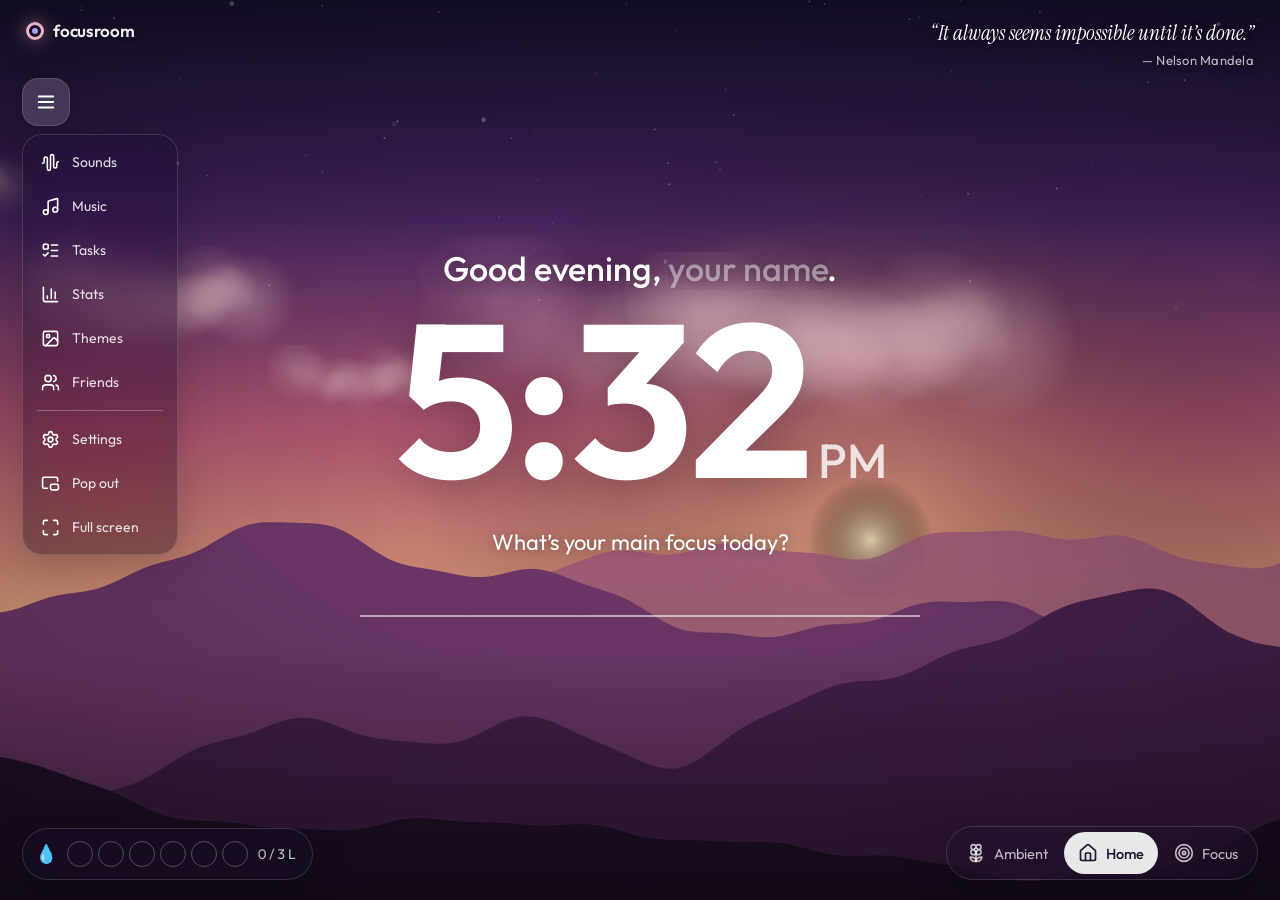
<file: index.html>
<!doctype html>
<html lang="en">
<head>
  <meta charset="utf-8">
  <meta name="viewport" content="width=device-width, initial-scale=1, viewport-fit=cover">
  <title>focusroom</title>
  <meta name="description" content="A calm, aesthetic focus dashboard: Pomodoro timer, tasks, ambient sounds and animated scenes, with a private study room and voice call for you and up to three friends.">
  <meta http-equiv="Content-Security-Policy" content="default-src 'self'; script-src 'self' https://accounts.google.com/gsi/client; worker-src 'self' blob:; style-src 'self' 'unsafe-inline' https://accounts.google.com/gsi/style; img-src 'self' data: https:; font-src 'self'; connect-src 'self' https://0.peerjs.com wss://0.peerjs.com https://www.googleapis.com https://accounts.google.com/gsi/; frame-src https://www.youtube-nocookie.com https://open.spotify.com https://accounts.google.com/gsi/; media-src 'self' https://assets.mixkit.co; object-src 'none'; base-uri 'none'; form-action 'none'">
  <meta name="theme-color" content="#1c1433">
  <meta property="og:title" content="focusroom — study together">
  <meta property="og:description" content="Aesthetic focus timer with ambient sounds, scenes, tasks and a shared room and voice call for you and your friends.">
  <link rel="icon" href="favicon.svg" type="image/svg+xml">
  <link rel="apple-touch-icon" href="icons/apple-touch-icon.png">
  <link rel="manifest" href="manifest.webmanifest">
  <link rel="stylesheet" href="fonts/fonts.css">
  <link rel="stylesheet" href="css/style.css?v=20261121e">
</head>
<body class="mode-home">
  <div id="bg" aria-hidden="true">
    <div id="scene-img"></div>
    <div id="scene-vid"></div>
    <canvas id="scene-canvas"></canvas>
    <canvas id="scene-fx"></canvas>
    <div id="bg-shade"></div>
  </div>
  <div id="floaters" aria-hidden="true"></div>

  <header id="top">
    <div class="brand"><span class="brand-mark"></span><span class="brand-name">focusroom</span></div>
    <button id="friend-chip" class="glass chip" hidden></button>
    <div id="call-bar" class="glass call-bar" role="group" aria-label="Voice call" hidden></div>
    <div id="top-right">
      <blockquote id="quote" class="quote" title="Click to show it big" tabindex="0" role="button">
        <p id="quote-text"></p>
        <cite id="quote-author"></cite>
      </blockquote>
      <button id="mini-timer" class="glass mini-timer" title="Open focus mode">
        <span id="mini-phase">Focus</span><b id="mini-time">25:00</b><span id="mini-eta" class="mini-eta" hidden></span>
      </button>
    </div>
  </header>

  <main id="stage">
    <section id="home-view" class="view" aria-label="Home">
      <p id="greeting" class="greeting"><span id="greet-word">Hello</span>, <input id="greet-name" autocomplete="off" spellcheck="false" maxlength="30" placeholder="your name" aria-label="Your name">.</p>
      <h1 id="clock" class="clock">--:--</h1>
      <div id="main-focus" class="main-focus">
        <label id="mf-label" for="mf-input">What’s your main focus today?</label>
        <input id="mf-input" autocomplete="off" maxlength="140" placeholder="">
        <div id="mf-current" class="mf-current" hidden>
          <button id="mf-check" class="check-btn" title="Mark done"></button>
          <span id="mf-text"></span>
          <span id="mf-time" class="mf-time" title="Time focused on this task"></span>
        </div>
        <div id="mf-next" class="mf-next" hidden>
          <input id="mf-more" autocomplete="off" maxlength="140" placeholder="+ Add another task" aria-label="Add another task">
          <button id="mf-all" class="mf-all" title="See all your tasks">+1 more</button>
        </div>
      </div>
    </section>

    <section id="focus-view" class="view" aria-label="Focus timer">
      <div id="phase-tabs" class="phase-tabs glass" role="tablist">
        <button data-phase="focus" role="tab">Focus</button>
        <button data-phase="short" role="tab">Short break</button>
        <button data-phase="long" role="tab">Long break</button>
      </div>
      <div id="type-label" class="type-label" hidden></div>
      <div id="timer" class="timer" role="timer" aria-live="off">25:00</div>
      <div id="timer-eta" class="timer-eta" title="When this session will end, by your computer's clock" hidden></div>
      <div id="tally" class="tally" aria-label="Sessions this round"></div>
      <div class="timer-controls">
        <button id="t-reset" class="round glass" title="Reset (R)"></button>
        <button id="t-toggle" class="primary" title="Start / pause (Space)">Start</button>
        <button id="t-skip" class="round glass" title="Skip to next (N)"></button>
      </div>
      <button id="focus-task" class="focus-task glass" title="Open tasks">
        <span class="ft-dot"></span><span id="focus-task-text">Pick a task to focus on</span><span id="focus-task-time" class="ft-time"></span>
      </button>
      <div id="sync-badge" class="sync-badge" hidden></div>
    </section>
  </main>

  <aside id="side-nav" class="side-nav">
    <button id="menu-btn" class="menu-btn glass" data-icon="menu" aria-controls="dock" aria-expanded="true" title="Hide menu (\)"></button>
    <nav id="dock" class="dock glass" aria-label="Tools">
      <button data-panel="sounds" data-label="Sounds" data-icon="audio-waveform" title="Ambient sounds (S)"></button>
      <button data-panel="music" data-label="Music" data-icon="music" title="Music (M)"></button>
      <button data-panel="tasks" data-label="Tasks" data-icon="list-todo" title="Tasks (T)"></button>
      <button data-panel="stats" data-label="Stats" data-icon="chart-column" title="Focus stats"></button>
      <button data-panel="themes" data-label="Themes" data-icon="image" title="Themes (B)"></button>
      <button data-panel="room" data-label="Friends" data-icon="users" title="Study room (G)" class="room-btn"><i id="room-dot" class="dot-ind" hidden></i></button>
      <span class="sep"></span>
      <button data-panel="settings" data-label="Settings" data-icon="settings" title="Settings"></button>
      <button id="popout-btn" data-label="Pop out" data-icon="picture-in-picture-2" title="Pop out timer (P)"></button>
      <button id="fullscreen-btn" data-label="Full screen" data-icon="maximize" title="Full screen (F)"></button>
    </nav>
  </aside>

  <footer id="bottom">
    <div id="water" class="water glass" role="group" aria-label="Water today">
      <span class="water-drop" aria-hidden="true">💧</span>
      <div id="water-slots" class="water-slots"></div>
      <span id="water-amt" class="water-amt">0 / 3 L</span>
    </div>
    <div id="mode-switch" class="mode-switch glass" role="tablist" aria-label="Mode">
      <button data-mode="ambient" data-icon="flower-2" title="Ambient (1)"><span>Ambient</span></button>
      <button data-mode="home" data-icon="house" title="Home (2)"><span>Home</span></button>
      <button data-mode="focus" data-icon="target" title="Focus (3)"><span>Focus</span></button>
    </div>
  </footer>

  <div id="panels">
    <section class="panel glass" id="panel-sounds" aria-label="Sounds"></section>
    <section class="panel glass" id="panel-music" aria-label="Music"></section>
    <section class="panel glass" id="panel-tasks" aria-label="Tasks"></section>
    <section class="panel glass" id="panel-stats" aria-label="Stats"></section>
    <section class="panel glass wide" id="panel-themes" aria-label="Themes"></section>
    <section class="panel glass" id="panel-room" aria-label="Study room"></section>
    <section class="panel glass" id="panel-settings" aria-label="Settings"></section>
  </div>

  <div id="toasts" aria-live="polite"></div>

  <script src="vendor/peerjs.min.js" defer></script>
  <script type="module" src="js/app.js?v=20261121e"></script>
</body>
</html>
</file>
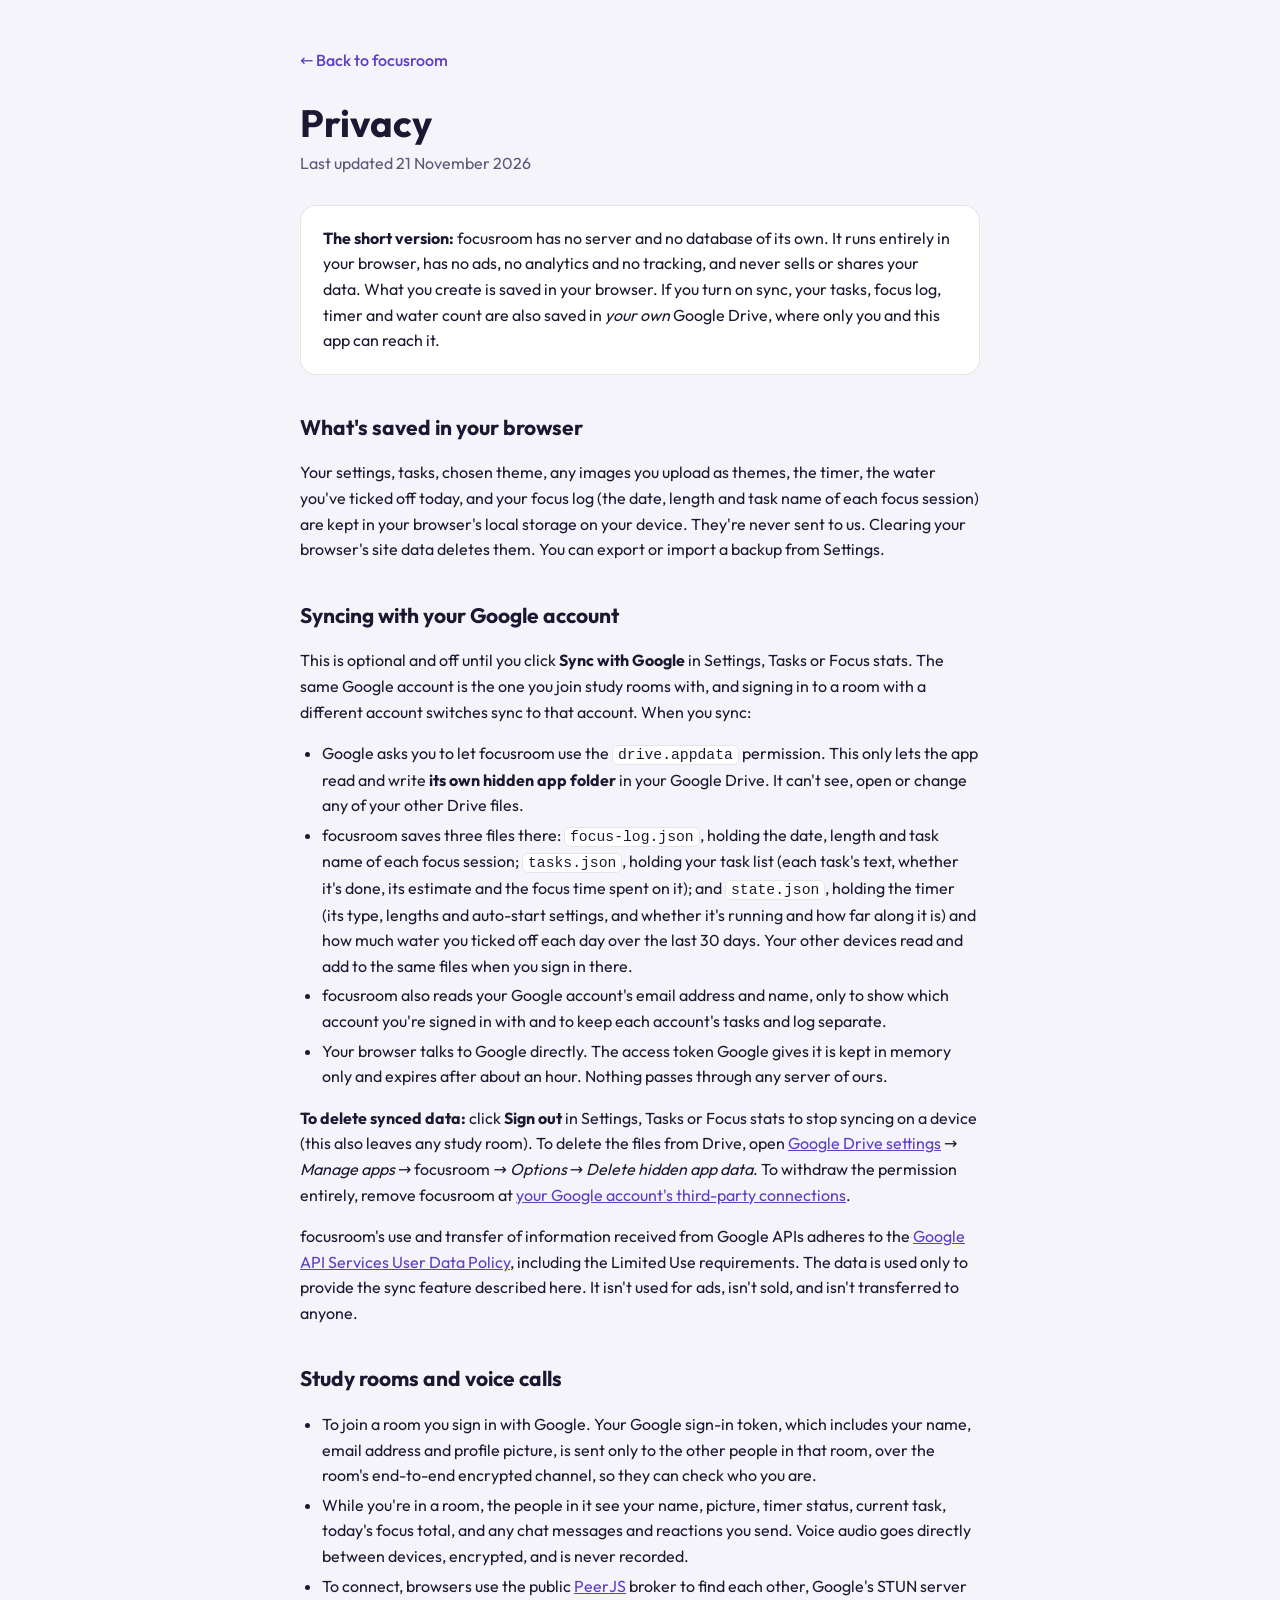
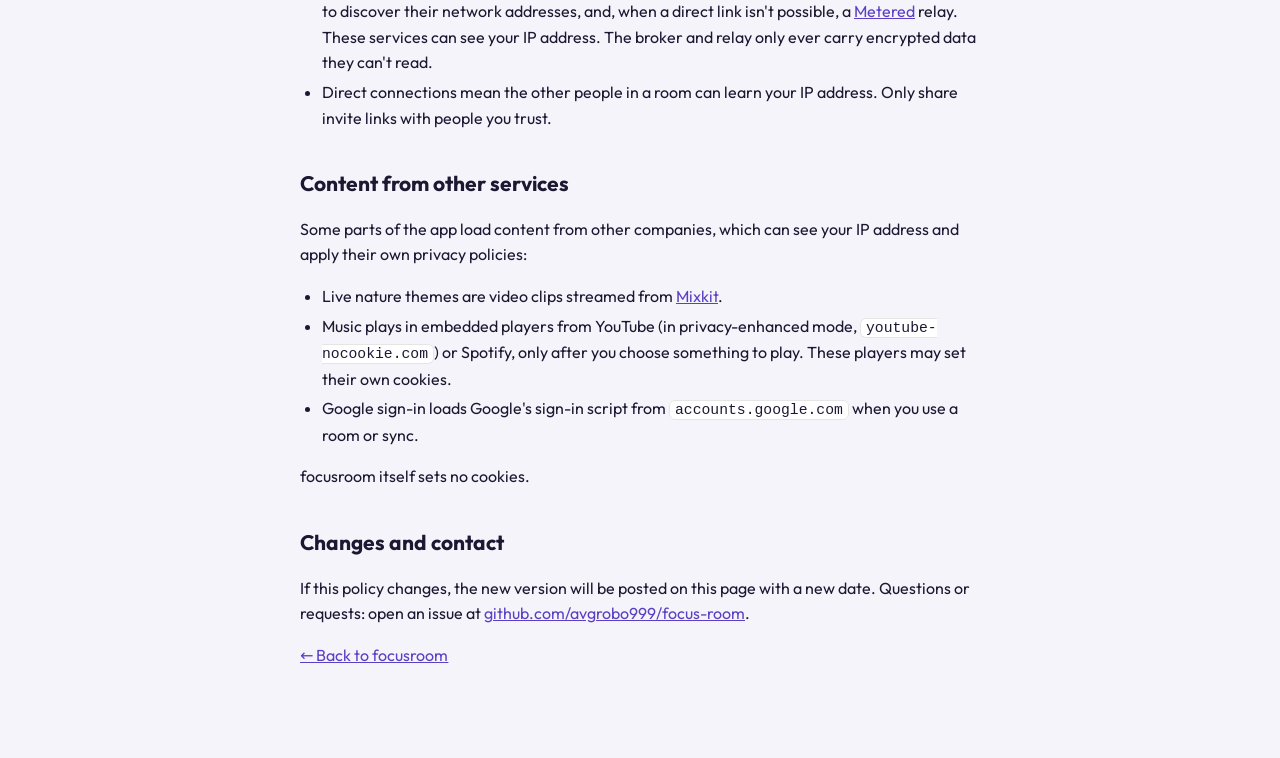
<file: privacy.html>
<!doctype html>
<html lang="en">
<head>
  <meta charset="utf-8">
  <meta name="viewport" content="width=device-width, initial-scale=1">
  <title>Privacy · focusroom</title>
  <meta name="description" content="What focusroom stores, where it goes, and how to delete it.">
  <meta http-equiv="Content-Security-Policy" content="default-src 'none'; style-src 'self' 'unsafe-inline'; font-src 'self'; img-src 'self'; base-uri 'none'; form-action 'none'">
  <link rel="icon" href="favicon.svg" type="image/svg+xml">
  <link rel="stylesheet" href="fonts/fonts.css">
  <style>
    :root { --bg: #17122b; --card: #211a3b; --fg: #f4f1ff; --muted: #b9b1d6; --line: rgba(255,255,255,.1); --accent: #c9b8ff; }
    @media (prefers-color-scheme: light) { :root { --bg: #f6f4fb; --card: #fff; --fg: #1d1832; --muted: #5d5677; --line: rgba(0,0,0,.1); --accent: #5b3fc4; } }
    * { box-sizing: border-box; }
    body { margin: 0; background: var(--bg); color: var(--fg); font: 16px/1.6 'Outfit', system-ui, sans-serif; }
    main { max-width: 720px; margin: 0 auto; padding: 48px 20px 80px; }
    a { color: var(--accent); }
    .back { display: inline-block; margin-bottom: 28px; text-decoration: none; font-weight: 500; }
    h1 { font-size: 38px; line-height: 1.15; margin: 0 0 6px; }
    .date { color: var(--muted); margin: 0 0 28px; }
    h2 { font-size: 21px; margin: 36px 0 8px; }
    p, li { color: var(--fg); }
    ul { padding-left: 22px; }
    li { margin: 4px 0; }
    .short { background: var(--card); border: 1px solid var(--line); border-radius: 16px; padding: 4px 22px; }
    .muted { color: var(--muted); }
    code { font-size: .92em; background: var(--card); border: 1px solid var(--line); border-radius: 6px; padding: 1px 5px; }
  </style>
</head>
<body>
<main>
  <a class="back" href="./">← Back to focusroom</a>
  <h1>Privacy</h1>
  <p class="date">Last updated 21 November 2026</p>

  <div class="short">
    <p><strong>The short version:</strong> focusroom has no server and no database of its own. It runs entirely in your browser, has no ads, no analytics and no tracking, and never sells or shares your data. What you create is saved in your browser. If you turn on sync, your tasks, focus log, timer and water count are also saved in <em>your own</em> Google Drive, where only you and this app can reach it.</p>
  </div>

  <h2>What's saved in your browser</h2>
  <p>Your settings, tasks, chosen theme, any images you upload as themes, the timer, the water you've ticked off today, and your focus log (the date, length and task name of each focus session) are kept in your browser's local storage on your device. They're never sent to us. Clearing your browser's site data deletes them. You can export or import a backup from Settings.</p>

  <h2>Syncing with your Google account</h2>
  <p>This is optional and off until you click <strong>Sync with Google</strong> in Settings, Tasks or Focus stats. The same Google account is the one you join study rooms with, and signing in to a room with a different account switches sync to that account. When you sync:</p>
  <ul>
    <li>Google asks you to let focusroom use the <code>drive.appdata</code> permission. This only lets the app read and write <strong>its own hidden app folder</strong> in your Google Drive. It can't see, open or change any of your other Drive files.</li>
    <li>focusroom saves three files there: <code>focus-log.json</code>, holding the date, length and task name of each focus session; <code>tasks.json</code>, holding your task list (each task's text, whether it's done, its estimate and the focus time spent on it); and <code>state.json</code>, holding the timer (its type, lengths and auto-start settings, and whether it's running and how far along it is) and how much water you ticked off each day over the last 30 days. Your other devices read and add to the same files when you sign in there.</li>
    <li>focusroom also reads your Google account's email address and name, only to show which account you're signed in with and to keep each account's tasks and log separate.</li>
    <li>Your browser talks to Google directly. The access token Google gives it is kept in memory only and expires after about an hour. Nothing passes through any server of ours.</li>
  </ul>
  <p><strong>To delete synced data:</strong> click <strong>Sign out</strong> in Settings, Tasks or Focus stats to stop syncing on a device (this also leaves any study room). To delete the files from Drive, open <a href="https://drive.google.com/drive/settings" rel="noopener">Google Drive settings</a> → <em>Manage apps</em> → focusroom → <em>Options</em> → <em>Delete hidden app data</em>. To withdraw the permission entirely, remove focusroom at <a href="https://myaccount.google.com/connections" rel="noopener">your Google account's third-party connections</a>.</p>
  <p>focusroom's use and transfer of information received from Google APIs adheres to the <a href="https://developers.google.com/terms/api-services-user-data-policy" rel="noopener">Google API Services User Data Policy</a>, including the Limited Use requirements. The data is used only to provide the sync feature described here. It isn't used for ads, isn't sold, and isn't transferred to anyone.</p>

  <h2>Study rooms and voice calls</h2>
  <ul>
    <li>To join a room you sign in with Google. Your Google sign-in token, which includes your name, email address and profile picture, is sent only to the other people in that room, over the room's end-to-end encrypted channel, so they can check who you are.</li>
    <li>While you're in a room, the people in it see your name, picture, timer status, current task, today's focus total, and any chat messages and reactions you send. Voice audio goes directly between devices, encrypted, and is never recorded.</li>
    <li>To connect, browsers use the public <a href="https://peerjs.com" rel="noopener">PeerJS</a> broker to find each other, Google's STUN server to discover their network addresses, and, when a direct link isn't possible, a <a href="https://www.metered.ca" rel="noopener">Metered</a> relay. These services can see your IP address. The broker and relay only ever carry encrypted data they can't read.</li>
    <li>Direct connections mean the other people in a room can learn your IP address. Only share invite links with people you trust.</li>
  </ul>

  <h2>Content from other services</h2>
  <p>Some parts of the app load content from other companies, which can see your IP address and apply their own privacy policies:</p>
  <ul>
    <li>Live nature themes are video clips streamed from <a href="https://mixkit.co" rel="noopener">Mixkit</a>.</li>
    <li>Music plays in embedded players from YouTube (in privacy-enhanced mode, <code>youtube-nocookie.com</code>) or Spotify, only after you choose something to play. These players may set their own cookies.</li>
    <li>Google sign-in loads Google's sign-in script from <code>accounts.google.com</code> when you use a room or sync.</li>
  </ul>
  <p>focusroom itself sets no cookies.</p>

  <h2>Changes and contact</h2>
  <p>If this policy changes, the new version will be posted on this page with a new date. Questions or requests: open an issue at <a href="https://github.com/avgrobo999/focus-room/issues" rel="noopener">github.com/avgrobo999/focus-room</a>.</p>

  <p class="muted"><a href="./">← Back to focusroom</a></p>
</main>
</body>
</html>
</file>
<file: fonts/fonts.css>
@font-face{font-family:'Outfit';font-style:normal;font-display:swap;font-weight:100 900;src:url(outfit.woff2) format('woff2')}
@font-face{font-family:'Instrument Serif';font-style:italic;font-display:swap;font-weight:400;src:url(instrument-serif-italic.woff2) format('woff2')}
</file>
<file: css/style.css>
:root {
  --fg: #fff;
  --muted: rgba(255, 255, 255, 0.72);
  --faint: rgba(255, 255, 255, 0.45);
  --glass: rgba(22, 18, 38, 0.38);
  --glass-strong: rgba(22, 18, 38, 0.62);
  --line: rgba(255, 255, 255, 0.14);
  --line-strong: rgba(255, 255, 255, 0.26);
  --hover: rgba(255, 255, 255, 0.12);
  --accent: #ffc2d4;
  --accent-2: #b9adff;
  --ok: #8ff0c0;
  --radius: 22px;
  --ease: cubic-bezier(.2, .8, .2, 1);
  --font: 'Outfit', ui-sans-serif, system-ui, -apple-system, 'Segoe UI', sans-serif;
  --serif: 'Instrument Serif', ui-serif, Georgia, serif;
  color-scheme: dark;
}

* { box-sizing: border-box; }
html, body { height: 100%; margin: 0; }
body {
  font-family: var(--font);
  color: var(--fg);
  background: #120e22;
  overflow: hidden;
  -webkit-font-smoothing: antialiased;
  user-select: none;
}
button, input, select, textarea { font: inherit; color: inherit; }
button { cursor: pointer; background: none; border: 0; padding: 0; }
input, textarea, [contenteditable] { user-select: text; }
:focus-visible { outline: 2px solid var(--accent); outline-offset: 2px; }
.ic { width: 20px; height: 20px; flex: none; }
[hidden] { display: none !important; }

.glass {
  background: var(--glass);
  border: 1px solid var(--line);
  backdrop-filter: blur(22px) saturate(1.4);
  -webkit-backdrop-filter: blur(22px) saturate(1.4);
  box-shadow: 0 10px 40px rgba(0, 0, 0, 0.18);
}

/* ---------- background ---------- */
#bg { position: fixed; inset: 0; z-index: 0; }
#scene-canvas, #scene-img, #scene-vid, #scene-fx { position: absolute; inset: 0; width: 100%; height: 100%; opacity: 0; transition: opacity 1.2s var(--ease); }
#scene-img { background: center / cover no-repeat; }
#scene-vid { overflow: hidden; background: #000; isolation: isolate; } /* keep the clips' z-index swaps below the meteors and the shade */
#scene-vid video { position: absolute; inset: 0; width: 100%; height: 100%; object-fit: cover; opacity: 0; transition: opacity 1s linear; pointer-events: none; }
#scene-vid video.on { opacity: 1; }
#scene-fx { pointer-events: none; }
#scene-canvas.show, #scene-img.show, #scene-vid.show, #scene-fx.show { opacity: 1; }
#bg-shade {
  position: absolute; inset: 0; pointer-events: none;
  background:
    radial-gradient(ellipse 70% 60% at 50% 45%, rgba(0, 0, 0, 0.05), rgba(0, 0, 0, 0.32)),
    linear-gradient(to bottom, rgba(0, 0, 0, 0.28), transparent 26%, transparent 72%, rgba(0, 0, 0, 0.38));
}
body.tone-light #bg-shade { background: radial-gradient(ellipse 70% 60% at 50% 45%, rgba(0, 0, 0, 0.14), rgba(0, 0, 0, 0.32)), linear-gradient(to bottom, rgba(0, 0, 0, .3), transparent 30%, transparent 70%, rgba(0, 0, 0, .4)); }
body.photo #bg-shade { background: radial-gradient(ellipse 70% 60% at 50% 45%, rgba(0, 0, 0, 0.18), rgba(0, 0, 0, 0.45)), linear-gradient(to bottom, rgba(0, 0, 0, .35), transparent 30%, transparent 70%, rgba(0, 0, 0, .45)); }
body.photo.tone-light #bg-shade { background: radial-gradient(ellipse 70% 60% at 50% 45%, rgba(0, 0, 0, 0.34), rgba(0, 0, 0, 0.55)), linear-gradient(to bottom, rgba(0, 0, 0, .4), transparent 30%, transparent 70%, rgba(0, 0, 0, .5)); }

/* ---------- top bar ---------- */
#top {
  position: fixed; z-index: 5; top: 0; left: 0; right: 0;
  display: flex; align-items: flex-start; justify-content: space-between; gap: 16px;
  padding: max(20px, env(safe-area-inset-top)) 26px 0;
  pointer-events: none;
}
#top > * { pointer-events: auto; }
.brand { display: flex; align-items: center; gap: 9px; font-weight: 600; letter-spacing: -0.01em; font-size: 17px; opacity: .92; text-shadow: 0 1px 8px rgba(0,0,0,.25); }
.brand-mark { width: 18px; height: 18px; border-radius: 50%; border: 3.5px solid var(--accent); box-shadow: inset 0 0 0 3px transparent, 0 0 18px rgba(255, 194, 212, .5); position: relative; }
.brand-mark::after { content: ''; position: absolute; inset: 3px; border-radius: 50%; background: var(--accent-2); }

#top-right { display: flex; flex-direction: column; align-items: flex-end; gap: 12px; max-width: min(420px, 42vw); }
.quote { margin: 0; text-align: right; cursor: pointer; text-shadow: 0 1px 10px rgba(0,0,0,.35); transition: opacity .4s; }
.quote p { margin: 0; font-family: var(--serif); font-style: italic; font-size: 21px; line-height: 1.25; }
.quote cite { display: block; margin-top: 6px; font-style: normal; font-size: 13px; color: var(--muted); letter-spacing: .02em; }
.quote cite::before { content: '— '; }

.mini-timer { display: none; align-items: baseline; gap: 10px; padding: 9px 16px; border-radius: 999px; font-size: 14px; color: var(--muted); }
.mini-timer b { font-size: 20px; color: var(--fg); font-weight: 600; font-variant-numeric: tabular-nums; }

.chip {
  position: absolute; left: 50%; transform: translateX(-50%); top: max(16px, env(safe-area-inset-top));
  display: flex; align-items: center; gap: 10px; padding: 6px 16px 6px 6px; border-radius: 999px; font-size: 14px; white-space: nowrap;
}
.chip .muted { color: var(--muted); }
.chip .live { width: 7px; height: 7px; border-radius: 50%; background: var(--ok); box-shadow: 0 0 8px var(--ok); }

.avatar { width: 34px; height: 34px; border-radius: 50%; display: grid; place-items: center; font-weight: 600; font-size: 15px; background: var(--c, #9b8cff); color: #1a1530; flex: none; }
.avatar.sm { width: 28px; height: 28px; font-size: 13px; }
.avatar.lg { width: 46px; height: 46px; font-size: 19px; }

/* ---------- center stage ---------- */
#stage { position: fixed; inset: 0; z-index: 2; display: grid; place-items: center; pointer-events: none; }
.view {
  grid-area: 1 / 1; display: flex; flex-direction: column; align-items: center; text-align: center;
  opacity: 0; transform: translateY(14px) scale(.985); visibility: hidden;
  transition: opacity .6s var(--ease), transform .6s var(--ease), visibility .6s;
  padding: 0 20px; margin-top: -4vh;
}
.view.show { opacity: 1; transform: none; visibility: visible; pointer-events: auto; }

.greeting { margin: 0 0 4px; font-size: clamp(16px, min(3vw, 4.6vh), 34px); font-weight: 500; text-shadow: 0 2px 16px rgba(0,0,0,.3); }
#greet-name { font: inherit; color: inherit; background: none; border: 0; border-bottom: 1px dashed transparent; padding: 0; margin: 0; outline: none; field-sizing: content; min-width: 2ch; text-shadow: inherit; margin-right: -.08em; }
#greet-name:hover, #greet-name:focus { border-bottom-color: var(--faint); }
#greet-name::placeholder { color: var(--faint); }

.clock, .timer {
  margin: 0; font-weight: 650; line-height: .95; letter-spacing: -0.035em;
  font-size: clamp(44px, min(17vw, 30vh), 236px); font-variant-numeric: tabular-nums;
  text-shadow: 0 4px 40px rgba(0, 0, 0, .25);
}
.clock .ampm { font-size: .22em; font-weight: 500; letter-spacing: 0; margin-left: .2em; opacity: .8; }
.clock .sec { font-size: .3em; font-weight: 500; opacity: .7; letter-spacing: 0; margin-left: .15em; }

.main-focus { margin-top: clamp(8px, 3.6vh, 26px); display: flex; flex-direction: column; align-items: center; gap: 12px; width: min(560px, 90vw); }
.main-focus label { font-size: clamp(14px, min(1.8vw, 3vh), 22px); color: var(--fg); text-shadow: 0 1px 10px rgba(0,0,0,.3); }
#mf-input {
  width: 100%; background: transparent; border: 0; border-bottom: 2px solid rgba(255,255,255,.55);
  text-align: center; font-size: clamp(16px, min(2.2vw, 3.7vh), 28px); padding: 6px 4px; outline: none; transition: border-color .2s;
}
#mf-input:focus { border-bottom-color: #fff; }
.mf-current { display: flex; align-items: center; gap: 14px; font-size: clamp(16px, min(2.2vw, 3.7vh), 28px); font-weight: 500; text-shadow: 0 1px 10px rgba(0,0,0,.3); }
.check-btn { width: 26px; height: 26px; border-radius: 50%; border: 2px solid #fff; flex: none; display: grid; place-items: center; transition: background .2s, transform .2s; }
.check-btn:hover { background: rgba(255,255,255,.2); transform: scale(1.06); }
.check-btn .ic { width: 15px; height: 15px; opacity: 0; transition: opacity .2s; }
.check-btn:hover .ic { opacity: 1; }
.mf-time { font-size: .6em; font-weight: 400; opacity: .8; font-variant-numeric: tabular-nums; }
.mf-time:empty { display: none; }
.mf-next { display: flex; align-items: center; gap: 10px; width: min(360px, 80vw); }
.mf-next[hidden] { display: none; }
#mf-more {
  flex: 1; min-width: 0; background: transparent; border: 0; border-bottom: 1px solid rgba(255,255,255,.35); outline: none;
  text-align: center; font-size: clamp(13px, min(1.5vw, 2.5vh), 17px); padding: 4px; transition: border-color .2s; text-shadow: 0 1px 8px rgba(0,0,0,.35);
}
#mf-more::placeholder { color: rgba(255,255,255,.7); }
#mf-more:focus { border-bottom-color: #fff; }
.mf-all { flex: none; font-size: 13px; padding: 4px 10px; border-radius: 999px; background: rgba(255,255,255,.14); transition: background .2s; }
.mf-all:hover { background: rgba(255,255,255,.26); }

/* focus view */
.phase-tabs { display: flex; gap: 4px; padding: 5px; border-radius: 999px; margin-bottom: clamp(4px, 1.4vh, 10px); }
.phase-tabs button { padding: clamp(5px, 1.1vh, 8px) clamp(12px, 2.5vh, 18px); border-radius: 999px; font-size: clamp(13px, 2.1vh, 15px); color: var(--muted); transition: background .25s, color .25s; }
.phase-tabs button:hover { color: var(--fg); }
.phase-tabs button.active { background: rgba(255,255,255,.9); color: #1a1530; font-weight: 500; }
.type-label { font-size: clamp(14px, 2.5vh, 18px); color: var(--muted); margin-bottom: 6px; }
.timer-eta { min-height: 1.4em; margin-top: 2px; font-size: clamp(12px, min(1.5vw, 2.6vh), 19px); color: rgba(255,255,255,.85); letter-spacing: .02em; font-variant-numeric: tabular-nums; text-shadow: 0 1px 10px rgba(0,0,0,.55); }
.timer-eta[hidden] { display: block; visibility: hidden; } /* keep its row so the controls don't jump on start */
.mini-eta { font-size: 13px; font-variant-numeric: tabular-nums; }
.tally { display: flex; gap: 8px; margin: clamp(4px, 1.4vh, 10px) 0 4px; min-height: 18px; font-size: 15px; }
.tally span { opacity: .3; transition: opacity .3s, transform .3s; }
.tally span.on { opacity: 1; transform: scale(1.1); }
.timer-controls { display: flex; align-items: center; gap: 16px; margin-top: clamp(6px, 2.5vh, 18px); }
.primary {
  min-width: clamp(110px, 21vh, 150px); padding: clamp(9px, 2.1vh, 15px) clamp(22px, 4.7vh, 34px); border-radius: 999px; background: #fff; color: #1a1530;
  font-size: clamp(15px, 2.6vh, 19px); font-weight: 600; letter-spacing: .01em; box-shadow: 0 8px 30px rgba(0,0,0,.2);
  transition: transform .15s, box-shadow .2s;
}
.primary:hover { transform: translateY(-1px); box-shadow: 0 12px 34px rgba(0,0,0,.28); }
.primary:active { transform: scale(.98); }
.round { width: clamp(38px, 7vh, 50px); height: clamp(38px, 7vh, 50px); border-radius: 50%; display: grid; place-items: center; transition: background .2s; }
.round:hover { background: var(--hover); }
.focus-task { margin-top: clamp(8px, 3.9vh, 28px); display: flex; align-items: center; gap: 10px; padding: clamp(6px, 1.4vh, 10px) 20px; border-radius: 999px; font-size: clamp(14px, 2.2vh, 16px); max-width: min(520px, 88vw); }
#focus-task-text { min-width: 0; overflow: hidden; text-overflow: ellipsis; white-space: nowrap; }
.ft-time { flex: none; font-size: .88em; color: var(--muted); font-variant-numeric: tabular-nums; }
.ft-time:empty { display: none; }
.ft-time::before { content: '·'; margin-right: 8px; }
.ft-dot { width: 8px; height: 8px; border-radius: 50%; background: var(--accent); flex: none; box-shadow: 0 0 10px var(--accent); }
.sync-badge { margin-top: 14px; display: flex; align-items: center; gap: 8px; font-size: 14px; color: var(--muted); }
.sync-badge .ic { width: 16px; height: 16px; }

/* modes */
body.mode-home #home-view, body.mode-focus #focus-view { /* toggled by JS too */ }
body.mode-ambient .quote, body.mode-ambient .brand { opacity: 0; pointer-events: none; }
body.mode-ambient .mini-timer, body.show-mini .mini-timer { display: flex; }
body.mode-focus .quote p { font-size: 18px; }

/* ---------- bottom bar ---------- */
#bottom {
  position: fixed; z-index: 6; left: 0; right: 0; bottom: 0;
  display: flex; align-items: flex-end; justify-content: space-between; gap: 12px;
  padding: 0 22px max(20px, env(safe-area-inset-bottom));
  pointer-events: none; transition: opacity .6s var(--ease);
}
#bottom > * { pointer-events: auto; }
#bottom { justify-content: flex-end; }

/* ---------- the menu on the left (sounds, music, tasks…): a hamburger opens and closes it ---------- */
:root { --nav-top: 78px; --nav-left: 22px; --nav-w: 156px; --menu-w: 48px; }
.side-nav {
  position: fixed; z-index: 6; left: var(--nav-left); top: var(--nav-top);
  display: flex; flex-direction: column; align-items: flex-start; gap: 8px;
  transition: opacity .6s var(--ease);
}
.menu-btn { position: relative; width: var(--menu-w); height: var(--menu-w); border-radius: 16px; display: grid; place-items: center; color: var(--fg); transition: background .2s, transform .15s; }
.menu-btn:hover { background: var(--hover); }
.menu-btn:active { transform: scale(.96); }
.menu-btn .ic { width: 22px; height: 22px; }
body.nav-open .menu-btn { background: rgba(255,255,255,.16); }
/* a call or chat waiting while the menu is closed: show it on the hamburger */
body:not(.nav-open) .menu-btn:has(~ .dock #room-dot:not([hidden]))::after {
  content: ''; position: absolute; top: 7px; right: 7px; width: 9px; height: 9px; border-radius: 50%; background: var(--ok); box-shadow: 0 0 0 2px rgba(20,16,36,.8);
}
body:not(.nav-open) .menu-btn:has(~ .dock #room-dot.unread:not([hidden]))::after { background: #ff7a9c; }
.dock {
  display: flex; flex-direction: column; align-items: stretch; gap: 2px; padding: 6px; border-radius: 20px; width: var(--nav-w);
  max-height: calc(100dvh - var(--nav-top) - var(--menu-w) - 40px); overflow-y: auto; overscroll-behavior: contain; scrollbar-width: none;
  transform-origin: top left; transition: opacity .25s var(--ease), transform .3s var(--ease), visibility .3s;
}
body:not(.nav-open) .dock { opacity: 0; visibility: hidden; transform: translateY(-8px) scale(.97); pointer-events: none; }
.dock button { position: relative; flex: none; height: 42px; padding: 0 12px; border-radius: 13px; display: flex; align-items: center; gap: 12px; color: var(--fg); text-align: left; transition: background .2s, transform .15s; }
.dock button .ic { width: 19px; height: 19px; flex: none; }
.dock button .lbl { font-size: 14px; line-height: 1; color: var(--fg); opacity: .86; white-space: nowrap; transition: opacity .2s; }
.dock button:hover { background: var(--hover); }
.dock button:hover .lbl { opacity: 1; }
.dock button.active { background: rgba(255,255,255,.88); color: #1a1530; }
.dock button.active .lbl { color: #1a1530; opacity: 1; }
.dock .sep { flex: none; height: 1px; background: var(--line-strong); margin: 5px 8px; }
.dot-ind { position: absolute; top: 50%; right: 12px; margin-top: -4.5px; width: 9px; height: 9px; border-radius: 50%; background: var(--ok); box-shadow: 0 0 0 2px rgba(20,16,36,.8); }
.dot-ind.unread { background: #ff7a9c; }

.mode-switch { display: flex; gap: 2px; padding: 5px; border-radius: 999px; }
.mode-switch button { display: flex; align-items: center; gap: 8px; height: 42px; padding: 0 14px; border-radius: 999px; color: var(--muted); transition: background .25s, color .25s, padding .25s; }
.mode-switch button span { font-size: 14.5px; }
.mode-switch button:hover { color: var(--fg); }
.mode-switch button.active { background: rgba(255,255,255,.9); color: #1a1530; font-weight: 500; }

/* ---------- water bar (bottom left): six 500 ml bottles to tick off, 3 L a day ---------- */
.water { position: relative; overflow: hidden; margin-right: auto; display: flex; align-items: center; gap: 10px; height: 52px; padding: 0 16px 0 12px; border-radius: 999px; }
.water::before { content: ''; position: absolute; inset: 0; width: var(--pct, 0%); background: linear-gradient(90deg, rgba(98,191,248,.28), rgba(98,191,248,.5)); transition: width .6s var(--ease); pointer-events: none; }
.water > * { position: relative; }
.water-drop { font-size: 18px; line-height: 1; }
.water-slots { display: flex; gap: 5px; }
.water-slot { width: 26px; height: 26px; border-radius: 50%; display: grid; place-items: center; border: 1.5px solid var(--line-strong); color: transparent; transition: background .25s, border-color .25s, transform .15s; }
.water-slot svg { width: 14px; height: 14px; }
.water-slot:hover { border-color: #fff; background: var(--hover); color: var(--faint); }
.water-slot:active { transform: scale(.9); }
.water-slot.on { background: #62bff8; border-color: #62bff8; color: #0d2b45; }
.water.full .water-slot.on { background: var(--ok); border-color: var(--ok); }
.water-amt { font-size: 14px; color: var(--muted); font-variant-numeric: tabular-nums; white-space: nowrap; }
.water.full .water-amt { color: var(--fg); }
.dock { max-height: calc(100dvh - var(--nav-top) - var(--menu-w) - 100px); } /* stays clear of the water bar */
@media (max-width: 760px) {
  /* phones: the bottom row is taken, so it sits just above it on the right */
  .water { position: fixed; right: 10px; bottom: calc(62px + env(safe-area-inset-bottom)); margin: 0; height: 40px; gap: 7px; padding: 0 12px 0 9px; }
  .water-slot { width: 22px; height: 22px; }
  .water-slot svg { width: 12px; height: 12px; }
  .water-amt { font-size: 12.5px; }
}
@media (max-width: 760px) and (max-height: 500px) { .water-amt { display: none; } }

body.idle #bottom, body.idle #side-nav, body.idle .brand, body.idle .chip { opacity: 0; }
body.idle { cursor: none; }

/* ---------- panels ---------- */
#panels { position: fixed; z-index: 7; inset: 0; pointer-events: none; }
.panel {
  /* opens beside the menu on the left */
  --panel-left: calc(var(--nav-left) + var(--menu-w) + 12px);
  position: absolute; left: var(--panel-left); top: var(--nav-top); width: min(388px, calc(100vw - var(--panel-left) - 16px));
  max-height: calc(100dvh - var(--nav-top) - 24px); overflow: auto; overscroll-behavior: contain;
  border-radius: var(--radius); padding: 18px 18px 20px;
  background: var(--glass-strong);
  opacity: 0; visibility: hidden; transform: translateX(-12px) scale(.98); transform-origin: top left;
  transition: opacity .3s var(--ease), transform .35s var(--ease), visibility .35s;
  scrollbar-width: thin; scrollbar-color: rgba(255,255,255,.25) transparent;
}
body.nav-open .panel { --panel-left: calc(var(--nav-left) + var(--nav-w) + 12px); }
.panel.wide { width: min(560px, calc(100vw - var(--panel-left) - 16px)); }
#panel-music:not(.side) { width: min(440px, calc(100vw - var(--panel-left) - 16px)); }
.panel.open { opacity: 1; visibility: visible; transform: none; pointer-events: auto; }
.panel-head { display: flex; align-items: center; justify-content: space-between; margin-bottom: 14px; }
.panel-head h2 { margin: 0; font-size: 19px; font-weight: 600; letter-spacing: -.01em; }
.panel-head .x { width: 32px; height: 32px; border-radius: 50%; display: grid; place-items: center; color: var(--muted); }
.panel-head .x:hover { background: var(--hover); color: var(--fg); }
.panel h3 { font-size: 12.5px; font-weight: 600; letter-spacing: .08em; text-transform: uppercase; color: var(--faint); margin: 18px 0 10px; }
.panel h3:first-of-type { margin-top: 4px; }
.panel p.note { font-size: 13.5px; color: var(--muted); line-height: 1.45; margin: 8px 0; }
.panel .row { display: flex; align-items: center; gap: 10px; }
.panel .row.between { justify-content: space-between; }
.panel .stack { display: flex; flex-direction: column; gap: 10px; }

.btn { display: inline-flex; align-items: center; justify-content: center; gap: 8px; padding: 9px 16px; border-radius: 12px; background: rgba(255,255,255,.1); border: 1px solid var(--line); font-size: 14.5px; transition: background .2s, transform .1s; white-space: nowrap; }
.btn:hover { background: rgba(255,255,255,.18); }
.btn:active { transform: scale(.98); }
.btn.solid { background: #fff; color: #1a1530; border-color: #fff; font-weight: 600; }
.btn.solid:hover { background: #f1eefc; }
.btn.danger { color: #ffb3c1; }
.btn.small { padding: 6px 11px; font-size: 13px; border-radius: 10px; }
.btn .ic { width: 17px; height: 17px; }
.icon-btn { width: 32px; height: 32px; border-radius: 9px; display: grid; place-items: center; color: var(--muted); flex: none; }
.icon-btn:hover { background: var(--hover); color: var(--fg); }
.icon-btn .ic { width: 17px; height: 17px; }

.field { width: 100%; background: rgba(255,255,255,.08); border: 1px solid var(--line); border-radius: 12px; padding: 10px 12px; font-size: 15px; outline: none; transition: border-color .2s, background .2s; }
.field:focus { border-color: var(--line-strong); background: rgba(255,255,255,.12); }
.field::placeholder { color: var(--faint); }
select.field { appearance: none; background-image: linear-gradient(45deg, transparent 50%, #fff 50%), linear-gradient(135deg, #fff 50%, transparent 50%); background-position: calc(100% - 18px) 50%, calc(100% - 13px) 50%; background-size: 5px 5px; background-repeat: no-repeat; padding-right: 32px; }
select.field option { background: #241d3c; color: #fff; }

input[type=range] { -webkit-appearance: none; appearance: none; width: 100%; height: 22px; background: transparent; cursor: pointer; }
input[type=range]::-webkit-slider-runnable-track { height: 4px; border-radius: 4px; background: linear-gradient(to right, #fff var(--p, 50%), rgba(255,255,255,.22) var(--p, 50%)); }
input[type=range]::-moz-range-track { height: 4px; border-radius: 4px; background: linear-gradient(to right, #fff var(--p, 50%), rgba(255,255,255,.22) var(--p, 50%)); }
input[type=range]::-webkit-slider-thumb { -webkit-appearance: none; width: 14px; height: 14px; border-radius: 50%; background: #fff; margin-top: -5px; box-shadow: 0 1px 6px rgba(0,0,0,.3); }
input[type=range]::-moz-range-thumb { width: 14px; height: 14px; border: 0; border-radius: 50%; background: #fff; }

.toggle { position: relative; display: inline-block; vertical-align: middle; width: 40px; height: 24px; flex: none; }
.toggle input { position: absolute; opacity: 0; inset: 0; margin: 0; cursor: pointer; z-index: 1; }
.toggle i { position: absolute; inset: 0; border-radius: 999px; background: rgba(255,255,255,.2); transition: background .2s; }
.toggle i::after { content: ''; position: absolute; top: 3px; left: 3px; width: 18px; height: 18px; border-radius: 50%; background: #fff; transition: transform .2s var(--ease); }
.toggle input:checked + i { background: #8b7cf6; }
.toggle input:checked + i::after { transform: translateX(16px); }

.set-row { display: flex; align-items: center; justify-content: space-between; gap: 14px; padding: 9px 0; font-size: 15px; }
.set-row + .set-row { border-top: 1px solid rgba(255,255,255,.07); }
.set-row label { color: var(--fg); }
.set-row .sub { display: block; font-size: 12.5px; color: var(--faint); margin-top: 2px; }
.set-row .field { width: auto; min-width: 0; }
.set-row input[type=number].field { width: 76px; text-align: center; padding: 8px; }
.grid-3 { display: grid; grid-template-columns: repeat(3, 1fr); gap: 10px; }
.grid-3 label { display: flex; flex-direction: column; gap: 6px; font-size: 13px; color: var(--muted); }
.grid-3 .field { text-align: center; }

/* chips */
.chips { display: flex; flex-wrap: wrap; gap: 7px; }
.chips button { padding: 7px 12px; border-radius: 999px; border: 1px solid var(--line); background: rgba(255,255,255,.06); font-size: 13.5px; color: var(--muted); transition: all .2s; }
.chips button:hover { color: var(--fg); background: rgba(255,255,255,.12); }
.chips button.on { background: #fff; color: #1a1530; border-color: #fff; }

/* sounds */
.sound-grid { display: grid; grid-template-columns: repeat(2, 1fr); gap: 8px; }
.sound { border-radius: 14px; padding: 10px 12px; border: 1px solid var(--line); background: rgba(255,255,255,.05); text-align: left; transition: background .2s, border-color .2s; display: flex; flex-direction: column; gap: 6px; }
.sound .top { display: flex; align-items: center; gap: 10px; font-size: 14px; }
.sound .top .ic { width: 18px; height: 18px; opacity: .85; }
.sound:hover { background: rgba(255,255,255,.1); }
.sound.on { background: rgba(255,255,255,.18); border-color: rgba(255,255,255,.4); }
.sound input[type=range] { display: none; height: 16px; }
.sound.on input[type=range] { display: block; }

/* tasks */
.task-add { display: flex; gap: 8px; margin-bottom: 12px; }
.task-add .field { flex: 1; }
.task-add select.field { flex: none; width: 74px; padding-right: 22px; background-position: calc(100% - 13px) 50%, calc(100% - 8px) 50%; }
.task-list { list-style: none; margin: 0; padding: 0; display: flex; flex-direction: column; gap: 6px; }
.task { display: flex; align-items: center; gap: 8px; padding: 9px 8px 9px 4px; border-radius: 13px; background: rgba(255,255,255,.05); border: 1px solid transparent; transition: background .2s, opacity .2s; }
.task:hover { background: rgba(255,255,255,.09); }
.task.current { border-color: rgba(255,194,212,.45); background: rgba(255,194,212,.1); }
.task.done .t-text { text-decoration: line-through; color: var(--faint); }
.task.dragging { opacity: .4; }
.task.drop-above { box-shadow: 0 -2px 0 var(--accent); }
.task .grip { cursor: grab; color: var(--faint); display: grid; place-items: center; width: 20px; }
.task .grip .ic { width: 15px; height: 15px; }
.task .tick { width: 22px; height: 22px; border-radius: 50%; border: 2px solid rgba(255,255,255,.7); flex: none; display: grid; place-items: center; }
.task .tick .ic { width: 13px; height: 13px; opacity: 0; }
.task.done .tick { background: var(--ok); border-color: var(--ok); color: #13301f; }
.task.done .tick .ic, .task .tick:hover .ic { opacity: 1; }
.task .t-text { flex: 1; font-size: 15px; line-height: 1.3; word-break: break-word; outline: none; }
.task .t-meta { font-size: 12.5px; color: var(--muted); display: flex; align-items: center; gap: 10px; flex: none; font-variant-numeric: tabular-nums; }
.task .t-meta > span { display: flex; align-items: center; gap: 4px; }
.task .t-meta .ic { width: 13px; height: 13px; }
.task .t-time.live { color: var(--accent); }
.task .t-time.live .ic { animation: t-pulse 2s ease-in-out infinite; }
@keyframes t-pulse { 50% { opacity: .35; } }
.task .focus-on { opacity: 0; }
.task:hover .focus-on, .task .focus-on:focus-visible { opacity: 1; }
@media (hover: none) { .task .del, .task .focus-on { opacity: .7; } }
.task .now { font-size: 11px; font-weight: 600; text-transform: uppercase; letter-spacing: .06em; color: #1a1530; background: var(--accent); border-radius: 6px; padding: 2px 6px; flex: none; }
.task .del { opacity: 0; }
.task:hover .del { opacity: 1; }
.empty { text-align: center; color: var(--muted); font-size: 14px; padding: 18px 8px; }

/* stats */
.stat-tiles { display: grid; grid-template-columns: repeat(2, 1fr); gap: 8px; }
.tile { border-radius: 14px; padding: 12px 14px; background: rgba(255,255,255,.07); border: 1px solid var(--line); }
.tile b { display: block; font-size: 24px; font-weight: 600; letter-spacing: -.02em; }
.tile span { font-size: 12.5px; color: var(--muted); }
.bars { display: grid; grid-template-columns: repeat(7, 1fr); gap: 8px; align-items: end; height: 130px; padding-top: 18px; }
.bar { display: flex; flex-direction: column; align-items: center; gap: 6px; height: 100%; justify-content: flex-end; }
.bar i { width: 100%; max-width: 30px; border-radius: 8px 8px 4px 4px; background: linear-gradient(to top, rgba(185,173,255,.7), rgba(255,194,212,.95)); min-height: 3px; position: relative; transition: height .5s var(--ease); }
.bar i[data-v]::before { content: attr(data-v); position: absolute; top: -17px; left: 50%; transform: translateX(-50%); font-size: 10.5px; color: var(--muted); font-style: normal; white-space: nowrap; }
.bar span { font-size: 12px; color: var(--muted); }
.bar.today span { color: var(--fg); font-weight: 600; }
.log-list { list-style: none; padding: 0; margin: 0; font-size: 14px; }
.log-list li { display: flex; justify-content: space-between; gap: 10px; padding: 7px 0; border-bottom: 1px solid rgba(255,255,255,.07); color: var(--muted); }
.log-list li b { color: var(--fg); font-weight: 500; }
.task-bars { list-style: none; padding: 0; margin: 0; display: flex; flex-direction: column; gap: 9px; font-size: 13.5px; }
.task-bars li { display: grid; grid-template-columns: 1fr auto; gap: 4px 10px; color: var(--muted); }
.task-bars .tb-name { overflow: hidden; text-overflow: ellipsis; white-space: nowrap; }
.task-bars b { color: var(--fg); font-weight: 500; font-variant-numeric: tabular-nums; }
.task-bars i { grid-column: 1 / -1; height: 5px; border-radius: 3px; background: linear-gradient(to right, rgba(185,173,255,.7), rgba(255,194,212,.95)); }
.stats-sync { display: flex; align-items: center; justify-content: space-between; gap: 10px; flex-wrap: wrap; margin: -2px 0 14px; padding: 9px 11px; border-radius: 12px; background: rgba(255,255,255,.05); border: 1px solid rgba(255,255,255,.08); }
.stats-sync:empty { display: none; }
.stats-sync .row { gap: 6px; }
.sync-line { display: flex; align-items: center; gap: 7px; flex-wrap: wrap; margin: 0; font-size: 13px; color: var(--muted); min-width: 0; }
.sync-line .ic { width: 16px; height: 16px; flex: none; }
.sync-line .who { color: var(--fg); font-weight: 500; overflow-wrap: anywhere; }
.sync-line .sub { flex-basis: 100%; padding-left: 23px; font-size: 12.5px; }
.sync-line.err .sub { color: #ffb3c1; }
.sync-line a, .panel p.note a { color: inherit; text-decoration: underline; text-underline-offset: 2px; }

/* themes */
.theme-grid { display: grid; grid-template-columns: repeat(3, 1fr); gap: 10px; }
.theme { position: relative; border-radius: 14px; overflow: hidden; aspect-ratio: 16 / 10; background: #241d3c center / cover; border: 2px solid transparent; transition: transform .2s, border-color .2s; }
.theme:hover { transform: translateY(-2px); }
.theme.on { border-color: #fff; }
.theme span { position: absolute; left: 0; right: 0; bottom: 0; padding: 14px 8px 6px; font-size: 12px; text-align: left; background: linear-gradient(transparent, rgba(0,0,0,.6)); }
.theme .rm { position: absolute; top: 4px; right: 4px; width: 24px; height: 24px; border-radius: 50%; background: rgba(0,0,0,.5); display: none; place-items: center; }
.theme:hover .rm { display: grid; }
.theme .rm .ic { width: 13px; height: 13px; }

/* music */
.music-list { display: flex; flex-direction: column; gap: 6px; }
.music-item { display: flex; align-items: center; gap: 12px; padding: 10px 12px; border-radius: 13px; background: rgba(255,255,255,.05); border: 1px solid transparent; text-align: left; }
.music-item:hover { background: rgba(255,255,255,.1); }
.music-item.on { border-color: rgba(255,255,255,.4); background: rgba(255,255,255,.14); }
.music-item .src { font-size: 11.5px; color: var(--faint); text-transform: uppercase; letter-spacing: .06em; }
.music-item .ic { opacity: .8; }
.player { margin-bottom: 12px; border-radius: 14px; overflow: hidden; background: rgba(0,0,0,.25); }
.player iframe { display: block; width: 100%; border: 0; }
.music-ctl { display: flex; flex-wrap: wrap; align-items: center; gap: 6px; margin-bottom: 12px; padding: 8px 10px; border-radius: 14px; background: rgba(255,255,255,.06); }
.music-ctl[hidden] { display: none; }
.music-ctl .icon-btn { width: 36px; height: 36px; border-radius: 50%; }
.music-ctl .icon-btn .ic { width: 18px; height: 18px; }
.music-ctl .icon-btn.on { color: #fff; background: rgba(255,255,255,.16); }
.mc-play { width: 44px; height: 44px; border-radius: 50%; display: grid; place-items: center; background: #fff; color: #1a1530; flex: none; transition: transform .1s; }
.mc-play:active { transform: scale(.94); }
.mc-play .ic { width: 19px; height: 19px; fill: currentColor; }
.mc-vol { display: flex; align-items: center; gap: 4px; flex: 1 1 120px; min-width: 110px; margin-left: 4px; }
.mc-vol[hidden] { display: none; }
.mc-note { flex: 1 1 200px; margin: 0 0 0 6px; font-size: 12px; }

/* room */
.room-hero { text-align: center; padding: 6px 4px 10px; }
.room-hero .emoji { font-size: 34px; }
.room-hero h4 { margin: 8px 0 6px; font-size: 18px; font-weight: 600; }
.room-code { display: flex; align-items: center; gap: 10px; padding: 10px 12px; border-radius: 14px; background: rgba(255,255,255,.07); border: 1px dashed var(--line-strong); }
.room-code code { flex: 1; font-family: ui-monospace, 'SF Mono', Menlo, monospace; font-size: 16px; letter-spacing: .12em; }
.room-status { display: flex; align-items: center; gap: 8px; font-size: 14px; color: var(--muted); margin: 12px 2px; }
.room-status .pulse { width: 8px; height: 8px; border-radius: 50%; background: #ffd27a; animation: pulse 1.4s infinite; }
.room-status.ok .pulse { background: var(--ok); animation: none; box-shadow: 0 0 8px var(--ok); }
.room-status.bad .pulse { background: #ff7a9c; animation: none; }
@keyframes pulse { 50% { opacity: .3; } }
.friend-card { display: flex; gap: 12px; padding: 12px; border-radius: 16px; background: rgba(255,255,255,.08); border: 1px solid var(--line); }
.friend-card .who { flex: 1; min-width: 0; }
.friend-card .name { font-weight: 600; font-size: 16px; }
.friend-card .what { font-size: 13.5px; color: var(--muted); margin-top: 2px; }
.friend-card .task-line { font-size: 13.5px; margin-top: 6px; overflow: hidden; text-overflow: ellipsis; white-space: nowrap; }
.friend-card .task-line em { color: var(--faint); font-style: normal; }
.friend-card .ftime { font-size: 22px; font-weight: 600; font-variant-numeric: tabular-nums; align-self: center; }
.friend-card.offline { opacity: .55; }
.reacts { display: flex; justify-content: space-between; gap: 4px; margin-top: 10px; }
.reacts button { flex: 1; height: 40px; border-radius: 12px; font-size: 20px; background: rgba(255,255,255,.06); transition: transform .15s, background .2s; }
.reacts button:hover { background: rgba(255,255,255,.14); transform: translateY(-2px); }
.chat { margin-top: 12px; border-radius: 14px; background: rgba(0,0,0,.18); border: 1px solid var(--line); }
.chat-log { height: 170px; overflow-y: auto; padding: 10px; display: flex; flex-direction: column; gap: 6px; font-size: 14px; scrollbar-width: thin; }
.chat-log .msg { max-width: 82%; padding: 7px 11px; border-radius: 14px; line-height: 1.35; word-wrap: break-word; user-select: text; }
.chat-log .msg.me { align-self: flex-end; background: rgba(185,173,255,.45); border-bottom-right-radius: 4px; }
.chat-log .msg.them { align-self: flex-start; background: rgba(255,255,255,.14); border-bottom-left-radius: 4px; }
.chat-log .sys { align-self: center; font-size: 12px; color: var(--faint); }
.chat-form { display: flex; gap: 6px; padding: 8px; border-top: 1px solid var(--line); }
.chat-form .field { padding: 8px 12px; border-radius: 10px; }

/* toasts & floaters */
#toasts { position: fixed; z-index: 9; bottom: calc(106px + env(safe-area-inset-bottom)); left: 50%; transform: translateX(-50%); display: flex; flex-direction: column; align-items: center; gap: 8px; pointer-events: none; width: max-content; max-width: 92vw; }
@media (min-width: 1100px) { #toasts { bottom: calc(34px + env(safe-area-inset-bottom)); } } /* the bottom middle is free now the menu is on the left */
.toast { pointer-events: auto; display: flex; align-items: center; gap: 12px; padding: 11px 16px; border-radius: 14px; font-size: 14.5px; background: rgba(28,22,48,.82); border: 1px solid var(--line); backdrop-filter: blur(18px); -webkit-backdrop-filter: blur(18px); box-shadow: 0 12px 34px rgba(0,0,0,.3); animation: toastIn .35s var(--ease); max-width: 90vw; }
.toast.out { animation: toastOut .3s var(--ease) forwards; }
.toast .btn { padding: 5px 11px; font-size: 13px; }
@keyframes toastIn { from { opacity: 0; transform: translateY(10px) scale(.98); } }
@keyframes toastOut { to { opacity: 0; transform: translateY(8px); } }
#floaters { position: fixed; inset: 0; z-index: 8; pointer-events: none; overflow: hidden; }
.floater { position: absolute; bottom: -60px; font-size: 44px; animation: floatUp 3.2s cubic-bezier(.3,.6,.4,1) forwards; filter: drop-shadow(0 6px 14px rgba(0,0,0,.3)); }
@keyframes floatUp {
  0% { transform: translate(0, 0) scale(.6); opacity: 0; }
  12% { opacity: 1; transform: translate(0, -12vh) scale(1.05); }
  100% { transform: translate(var(--dx, 0), -78vh) scale(.9); opacity: 0; }
}

/* ---------- responsive ---------- */
@media (max-width: 760px) {
  #top { padding: max(14px, env(safe-area-inset-top)) 16px 0; }
  #top-right { max-width: 60vw; }
  .quote p { font-size: 16px; }
  .chip { top: auto; bottom: calc(72px + env(safe-area-inset-bottom)); max-width: 92vw; overflow: hidden; }
  #bottom { align-items: center; padding: 0 10px max(10px, env(safe-area-inset-bottom)); gap: 8px; }
  /* phones: the hamburger sits bottom left, and the menu opens upwards over the page */
  :root { --menu-w: 44px; --nav-w: 172px; }
  .side-nav { z-index: 8; top: auto; left: 10px; bottom: max(10px, env(safe-area-inset-bottom)); flex-direction: column-reverse; }
  .dock { max-height: calc(100dvh - var(--menu-w) - 90px); transform-origin: bottom left; box-shadow: 0 12px 40px rgba(0,0,0,.35); }
  body:not(.nav-open) .dock { transform: translateY(8px) scale(.97); }
  .dock button { height: 44px; }
  .mode-switch button { height: 34px; padding: 0 12px; }
  .mode-switch button span { font-size: 13.5px; }
  .panel, .panel.wide, #panel-music:not(.side), body.nav-open .panel { left: 8px; right: 8px; width: auto; top: auto; bottom: calc(66px + env(safe-area-inset-bottom)); max-height: calc(100dvh - 150px); transform-origin: bottom left; }
  .panel { transform: translateY(12px) scale(.98); }
  .panel.open { transform: none; }
  #toasts { bottom: auto; top: calc(64px + env(safe-area-inset-top)); flex-direction: column; }
  .view { margin-top: -10vh; }
  .theme-grid { grid-template-columns: repeat(2, 1fr); }
  .phase-tabs button { padding: 7px 12px; font-size: 14px; }
}
@media (max-height: 560px) {
  :root { --nav-top: 62px; }
  .dock button { height: 34px; }
  .dock .sep { margin: 3px 8px; }
}
@media (max-height: 420px) {
  .tally, .focus-task, .sync-badge { display: none; } /* keep the timer and its buttons clear of the dock */
}
/* short and narrow (a phone on its side, a small window): one bottom row, icons only */
@media (max-width: 760px) and (max-height: 500px) {
  .mode-switch button span { display: none; }
  .view { margin-top: 0; }
  .panel, .panel.wide, #panel-music:not(.side), body.nav-open .panel { max-height: calc(100dvh - 90px); }
}
@media (prefers-reduced-motion: reduce) {
  *, *::before, *::after { transition-duration: .01ms !important; animation-duration: .01ms !important; }
}

/* the huge clock/timer glyphs overflow their line box — keep interactive rows above them */
.greeting, .main-focus, .phase-tabs, .timer-controls, .focus-task, .tally, .timer-eta, .type-label { position: relative; z-index: 1; }
.clock, .timer { position: relative; z-index: 0; pointer-events: none; }
/* …but the digits of the timer itself take a double-click (or double-tap) to type a new length */
#timer { pointer-events: auto; cursor: text; touch-action: manipulation; -webkit-user-select: none; user-select: none; }
.timer-input {
  display: block; pointer-events: auto; z-index: 1; box-sizing: content-box; max-width: 92vw; field-sizing: content; min-width: 1.6ch;
  margin: 0 auto; padding: 0 .08em; color: inherit; font-family: inherit; text-align: center; caret-color: currentColor;
  background: rgba(0,0,0,.14); border: 0; border-radius: .12em; outline: none;
  box-shadow: inset 0 -.035em 0 rgba(255,255,255,.75);
}
.timer-input::selection { background: rgba(255,255,255,.3); }
.timer-input.bad { box-shadow: inset 0 -.035em 0 #ff8a8a; animation: timer-shake .32s; }
@keyframes timer-shake { 25% { transform: translateX(-.06em); } 75% { transform: translateX(.06em); } }
.timer-hint { position: relative; z-index: 1; margin-top: 6px; font-size: clamp(12px, min(1.4vw, 2.4vh), 16px); color: rgba(255,255,255,.85); text-shadow: 0 1px 10px rgba(0,0,0,.55); }
.theme-groups h3:first-of-type { margin-top: 18px; }

/* medium widths: keep the friend chip clear of the quote */
@media (min-width: 761px) and (max-width: 1180px) {
  .chip { left: 26px; transform: none; top: calc(max(20px, env(safe-area-inset-top)) + 34px); }
}

/* ---------- secure rooms ---------- */
.sec-list { list-style: none; margin: 4px 0 14px; padding: 0; display: flex; flex-direction: column; gap: 8px; font-size: 13.5px; color: var(--muted); }
.sec-list li { display: flex; gap: 8px; align-items: flex-start; line-height: 1.4; }
.sec-list li .ic { width: 16px; height: 16px; color: var(--ok); margin-top: 2px; }
.sec-list b { color: var(--fg); font-weight: 600; }
.e2e-line { display: flex; gap: 7px; align-items: flex-start; font-size: 12.5px; color: var(--muted); margin: 10px 2px 0; line-height: 1.4; }
.e2e-line .ic { width: 14px; height: 14px; color: var(--ok); margin-top: 1px; flex: none; }
.gsi-slot { display: flex; justify-content: center; min-height: 44px; margin-top: 8px; }
.friend-card .name { display: flex; align-items: center; gap: 6px; }
.friend-card .verified .ic { width: 16px; height: 16px; color: var(--ok); }
.friend-card .email { font-size: 12.5px; color: var(--faint); margin-top: 1px; overflow: hidden; text-overflow: ellipsis; }
.avatar { overflow: hidden; }
.avatar img { width: 100%; height: 100%; object-fit: cover; display: block; }
.btn:disabled { opacity: .45; cursor: not-allowed; }
#lock-state { display: flex; flex-wrap: wrap; align-items: center; gap: 8px; margin: 0 0 8px; font-size: 13.5px; color: var(--muted); }
.note.hint { background: rgba(255, 210, 122, .1); border: 1px solid rgba(255, 210, 122, .3); border-radius: 12px; padding: 9px 11px; color: #ffe2a8; }

/* ---------- group rooms & voice ---------- */
.friend-list { display: flex; flex-direction: column; gap: 8px; }
.friend-card .vslot { display: inline-flex; align-items: center; gap: 6px; margin-left: 2px; }
.friend-card .vlink { font-size: 11.5px; font-weight: 400; color: var(--faint); }
.friend-card .vol { display: flex; align-items: center; gap: 8px; margin-top: 8px; color: var(--muted); }
.friend-card .vol[hidden] { display: none; }
.friend-card .vol .ic { width: 15px; height: 15px; }
.friend-card .vol input { flex: 1; min-width: 0; }
.vbadge { display: inline-grid; place-items: center; width: 20px; height: 20px; border-radius: 50%; background: rgba(143, 240, 192, .18); color: var(--ok); }
.vbadge .ic { width: 12px; height: 12px; }
.vbadge.off { background: rgba(255, 122, 156, .18); color: #ff9db5; }

/* speaking ring */
.vav { position: relative; border-radius: 50%; flex: none; align-self: flex-start; }
.vav::after { content: ''; position: absolute; inset: -3px; border-radius: 50%; border: 2.5px solid var(--ok); opacity: 0; transform: scale(.92); transition: opacity .15s, transform .15s; pointer-events: none; }
.vav.speaking::after { opacity: 1; transform: none; box-shadow: 0 0 12px rgba(143, 240, 192, .55); }

.voice-box { margin: 4px 0 12px; padding: 12px; border-radius: 16px; background: rgba(143, 240, 192, .07); border: 1px solid rgba(143, 240, 192, .22); font-size: 14px; }
.voice-box[hidden] { display: none; }
.voice-box .muted { color: var(--muted); font-size: 13px; }
.voice-box .note { margin: 10px 0 0; font-size: 12.5px; }
.vhead { display: flex; align-items: center; gap: 7px; margin-bottom: 10px; }
.vlive { width: 8px; height: 8px; border-radius: 50%; background: var(--ok); box-shadow: 0 0 8px var(--ok); }
.vrow { display: flex; align-items: center; justify-content: space-between; gap: 10px; }
.vavs { display: flex; gap: 7px; flex-wrap: wrap; min-width: 0; }
.vctl { display: flex; gap: 6px; }
.vdev { display: grid; gap: 8px; margin-top: 10px; }
.vdev label { display: flex; align-items: center; gap: 8px; min-width: 0; }
.vdev label .ic { width: 16px; height: 16px; color: var(--muted); }
.vdev .field { flex: 1; min-width: 0; padding: 7px 32px 7px 10px; font-size: 13.5px; border-radius: 10px; text-overflow: ellipsis; }
.vbtn { width: 38px; height: 38px; border-radius: 50%; display: grid; place-items: center; background: rgba(255, 255, 255, .12); color: var(--fg); transition: background .2s, transform .15s; }
.vbtn:hover { background: rgba(255, 255, 255, .22); }
.vbtn:active { transform: scale(.94); }
.vbtn .ic { width: 18px; height: 18px; }
.vbtn.on { background: rgba(255, 255, 255, .3); }
.vbtn.off { background: rgba(255, 122, 156, .28); color: #ffc0cf; }
.vbtn.hang { background: #e5486f; color: #fff; }
.vbtn.hang:hover { background: #f05a80; }

.call-bar {
  position: absolute; left: 50%; transform: translateX(-50%); top: calc(max(16px, env(safe-area-inset-top)) + 52px);
  display: flex; align-items: center; gap: 8px; padding: 6px; border-radius: 999px;
}
.call-bar[hidden] { display: none; }
.call-bar .vavs { flex-wrap: nowrap; padding: 0 4px; }
.call-bar .vbtn { width: 34px; height: 34px; }
.call-bar .vbtn .ic { width: 16px; height: 16px; }
.call-bar .btn.small { border-radius: 999px; }
.chip .stack { display: flex; }
.chip .stack .avatar + .avatar { margin-left: -9px; box-shadow: 0 0 0 2px rgba(22, 18, 38, .7); }
body.idle .call-bar { opacity: .55; }

.chat-log .msg .from { display: block; font-size: 11.5px; font-weight: 600; color: var(--accent); margin-bottom: 2px; }

@media (max-width: 760px) {
  /* #top is only as tall as the header, so pin these to the viewport instead */
  .chip, .call-bar { position: fixed; }
  .call-bar { top: auto; bottom: calc(180px + env(safe-area-inset-bottom)); }
}
@media (min-width: 761px) and (max-width: 1180px) {
  .call-bar { left: 26px; transform: none; top: calc(max(20px, env(safe-area-inset-top)) + 86px); }
}

/* small text-style button (troubleshooting) */
.linkish { display: block; margin: 10px auto 0; padding: 4px 8px; background: none; border: 0; color: var(--muted); font: inherit; font-size: 12px; text-decoration: underline; text-underline-offset: 3px; cursor: pointer; opacity: .8; }
.linkish:hover, .linkish:focus-visible { opacity: 1; color: var(--text, inherit); }

/* ringing */
.ring-card {
  position: fixed; z-index: 10; top: calc(72px + env(safe-area-inset-top)); left: 50%; transform: translateX(-50%);
  width: min(420px, calc(100vw - 32px)); display: flex; align-items: center; gap: 12px; flex-wrap: wrap;
  padding: 14px 16px; border-radius: 18px; animation: toastIn .25s ease;
}
.ring-card .ring-txt { flex: 1; min-width: 150px; display: flex; flex-direction: column; gap: 2px; }
.ring-card .ring-txt .muted { font-size: 13px; color: var(--muted); }
.ring-card .ring-btns { display: flex; gap: 8px; margin-left: auto; }
.ring-av { position: relative; flex: none; display: grid; place-items: center; }
.ring-card.incoming .ring-av::after { content: ''; position: absolute; inset: -5px; border-radius: 50%; border: 2px solid var(--accent, #7cf); animation: ringPulse 1.2s ease-out infinite; }
.ring-av.pulse { width: 46px; height: 46px; border-radius: 50%; background: var(--hover); animation: ringShake 1.2s ease-in-out infinite; }
.ring-av.pulse .ic { width: 22px; height: 22px; }
@keyframes ringPulse { from { opacity: .9; transform: scale(.9); } to { opacity: 0; transform: scale(1.35); } }
@keyframes ringShake { 0%, 40%, 100% { transform: rotate(0); } 10%, 30% { transform: rotate(-12deg); } 20% { transform: rotate(12deg); } }
.friend-card .fside { display: flex; flex-direction: column; align-items: flex-end; justify-content: center; gap: 4px; }
.ring-btn.active { color: var(--fg); background: var(--hover); animation: ringShake 1.2s ease-in-out infinite; }
@media (prefers-reduced-motion: reduce) { .ring-av.pulse, .ring-btn.active, .ring-card.incoming .ring-av::after { animation: none; } }

/* the quote, shown big (click the small one): shares the stage with the clock / timer */
body.qb-on #quote { display: none; }
body.qb-on #stage { grid-template-rows: auto auto; align-content: center; row-gap: clamp(10px, 3.2vh, 40px); padding: calc(64px + env(safe-area-inset-top)) 0 calc(96px + env(safe-area-inset-bottom)); }
body.qb-on .view { grid-area: 2 / 1; margin-top: 0; }
body.qb-on .view:not(.show) { display: none; }
body.qb-on .clock, body.qb-on .timer { font-size: clamp(40px, min(14vw, 18vh), 200px); }
body.qb-on .main-focus { margin-top: clamp(6px, 2.2vh, 16px); }
body.qb-on .focus-task { margin-top: clamp(6px, 2.4vh, 18px); }
.quote-big {
  grid-area: 1 / 1; justify-self: center; margin: 0; padding: 0 16px; max-width: min(1100px, 100vw); text-align: center;
  pointer-events: auto; animation: qbIn .45s var(--ease);
}
.quote-big.out { animation: qbOut .3s ease forwards; }
.quote-big .qb-text { transition: opacity .3s; cursor: pointer; }
.quote-big p {
  margin: 0; font-family: var(--serif); font-style: italic; line-height: 1.06; letter-spacing: -0.01em;
  text-wrap: balance; text-shadow: 0 4px 40px rgba(0, 0, 0, .35); overflow-wrap: break-word;
}
.quote-big[data-len='s'] p { font-size: clamp(20px, min(9vw, 7.5vh), 96px); }
.quote-big[data-len='m'] p { font-size: clamp(18px, min(7vw, 5.6vh), 70px); }
.quote-big[data-len='l'] p { font-size: clamp(16px, min(5.6vw, 4.4vh), 54px); }
.quote-big[data-len='xl'] p { font-size: clamp(14px, min(4.8vw, 3.6vh), 44px); line-height: 1.12; }
.quote-big cite { display: block; margin-top: .55em; font-style: normal; font-size: clamp(12px, min(1.6vw, 2.5vh), 19px); color: var(--muted); letter-spacing: .02em; }
.quote-big cite::before { content: '— '; }
.quote-big .qb-ctl { display: flex; justify-content: center; gap: 6px; margin-top: 8px; transition: opacity .4s; }
.quote-big .qb-ctl .icon-btn { width: 30px; height: 30px; }
.quote-big .qb-ctl .icon-btn:hover { color: var(--fg); background: var(--hover); }
.quote-big .qb-ctl .ic { width: 16px; height: 16px; }
body.idle .quote-big .qb-ctl { opacity: 0; }
@media (max-height: 640px) { .quote-big cite { margin-top: .3em; } .quote-big .qb-ctl { margin-top: 2px; } }
@media (max-width: 760px) { body.qb-on #stage { padding-bottom: calc(72px + env(safe-area-inset-bottom)); } }
@media (max-width: 760px) and (max-height: 500px) { body.qb-on #stage { padding-bottom: calc(72px + env(safe-area-inset-bottom)); } }
@media (max-height: 420px) { .quote-big .qb-ctl { display: none; } body.qb-on #stage { row-gap: 6px; } }
@keyframes qbIn { from { opacity: 0; transform: translateY(-8px); } }
@keyframes qbOut { to { opacity: 0; } }

/* ---------- music as a sidebar ---------- */
.panel-head .head-btns { display: flex; gap: 2px; }
.panel-head .x.on { color: var(--fg); background: var(--hover); }
.panel.side {
  left: auto; right: 16px; top: max(16px, env(safe-area-inset-top)); bottom: 102px;
  width: min(480px, calc(100vw - 32px)); max-height: none;
  display: flex; flex-direction: column;
  opacity: 1; visibility: visible; transform: none; pointer-events: auto;
}
.panel.side > * { flex-shrink: 0; }
#panel-music.side.playing .mx { display: none; }
#panel-music.side .player { flex: 1 1 auto; min-height: 352px; margin-top: 0; }
#panel-music.side .player iframe { height: 100%; }
#panel-music.side .player.yt { flex: none; }
#panel-music.side .player.yt iframe { height: auto; aspect-ratio: 16 / 9; }
#panel-music.side .music-foot { justify-content: flex-end; }
/* wide screens: the timer and quote move over so the sidebar doesn't cover them */
@media (min-width: 1000px) {
  body.music-side #stage, body.music-side #top { right: 512px; }
}
@media (max-width: 760px) {
  .panel.side { left: 8px; right: 8px; width: auto; top: calc(60px + env(safe-area-inset-top)); bottom: calc(66px + env(safe-area-inset-bottom)); }
}
@media (max-height: 520px) { .panel.side { bottom: 76px; top: 12px; } }
#panel-music.side .mc-note { display: none; }
#panel-music.side.spot .music-ctl { display: none; } /* Spotify's own player has the buttons */
</file>
